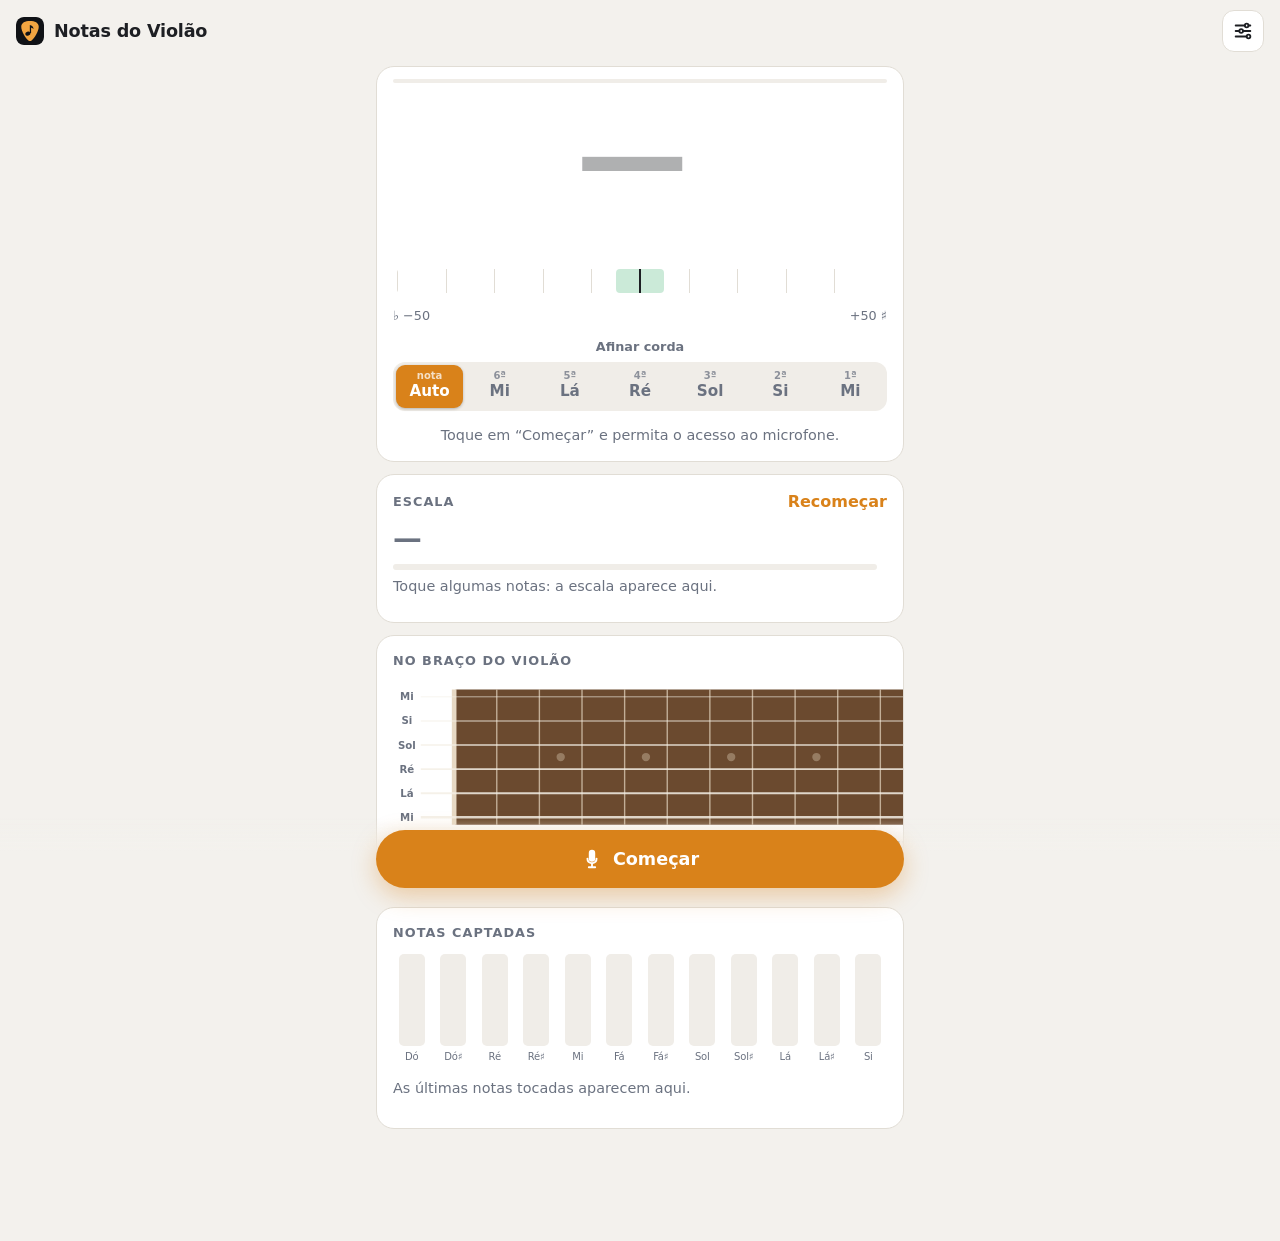
<file: index.html>
<!doctype html>
<html lang="pt-BR">
<head>
  <meta charset="utf-8">
  <meta name="viewport" content="width=device-width, initial-scale=1, viewport-fit=cover">
  <title>Notas do Violão</title>
  <meta name="description" content="Identifica em tempo real a nota e a escala tocadas no violão, pelo microfone do celular.">
  <meta name="theme-color" content="#101216">
  <link rel="manifest" href="manifest.webmanifest">
  <link rel="icon" href="icons/favicon.svg" type="image/svg+xml">
  <link rel="apple-touch-icon" href="icons/apple-touch-icon.png">
  <meta name="mobile-web-app-capable" content="yes">
  <meta name="apple-mobile-web-app-capable" content="yes">
  <meta name="apple-mobile-web-app-status-bar-style" content="black-translucent">
  <meta name="apple-mobile-web-app-title" content="Notas">
  <link rel="stylesheet" href="css/style.css">
  <script type="module" src="js/app.js"></script>
</head>
<body>
  <header class="topbar">
    <div class="brand">
      <img src="icons/favicon.svg" alt="" width="28" height="28">
      <h1>Notas do Violão</h1>
    </div>
    <button id="btn-settings" class="icon-btn" type="button" aria-label="Configurações">
      <svg viewBox="0 0 24 24" width="22" height="22" fill="none" stroke="currentColor" stroke-width="2" stroke-linecap="round" aria-hidden="true"><path d="M4 6h10M18 6h2M4 12h4M12 12h8M4 18h12"/><circle cx="16" cy="6" r="2"/><circle cx="10" cy="12" r="2"/><circle cx="18" cy="18" r="2"/></svg>
    </button>
  </header>

  <main>
    <section id="note-card" class="card note-card" data-state="idle" aria-live="polite">
      <div class="level" title="Nível do microfone"><div id="level-fill" class="level-fill"></div></div>
      <div class="note-main">
        <span id="note-name" class="note-name">—</span><span id="note-octave" class="note-octave"></span>
      </div>
      <div class="note-sub"><span id="note-alt"></span><span class="dot">·</span><span id="note-freq"></span></div>

      <div class="tuner" aria-hidden="true">
        <div class="tuner-zone"></div>
        <div class="tuner-ticks"></div>
        <div id="tuner-needle" class="tuner-needle"></div>
      </div>
      <div class="tuner-labels"><span>♭ −50</span><span id="note-cents" class="cents"></span><span>+50 ♯</span></div>

      <fieldset class="strings">
        <legend>Afinar corda</legend>
        <div id="strings" class="segmented"></div>
        <button id="btn-tone" class="tone-btn" type="button" hidden>
          <svg viewBox="0 0 24 24" width="18" height="18" fill="none" stroke="currentColor" stroke-width="2" stroke-linecap="round" stroke-linejoin="round" aria-hidden="true"><path d="M4 9v6h4l5 4V5L8 9H4Z"/><path d="M16.5 8.5a5 5 0 0 1 0 7M19 6a8.5 8.5 0 0 1 0 12"/></svg>
          <span></span>
        </button>
        <p id="tone-hint" class="help tone-hint" hidden>Compare de ouvido: toque a corda logo depois do som de referência. A agulha pausa por um instante enquanto ele soa.</p>
      </fieldset>

      <p id="status" class="status">Toque em “Começar” e permita o acesso ao microfone.</p>
    </section>

    <section id="scale-card" class="card scale-card" data-state="empty">
      <div class="card-head">
        <h2>Escala</h2>
        <button id="btn-reset" class="text-btn" type="button">Recomeçar</button>
      </div>
      <div id="scale-name" class="scale-name">—</div>
      <div class="confidence">
        <div class="confidence-track"><div id="scale-conf-fill" class="confidence-fill"></div></div>
        <span id="scale-conf"></span>
      </div>
      <p id="scale-meta" class="scale-meta"></p>
      <div id="scale-notes" class="chips"></div>
      <div id="scale-alts" class="alts"></div>
    </section>

    <section class="card">
      <h2>No braço do violão</h2>
      <div class="fretboard-wrap">
        <svg id="fretboard" class="fretboard" role="img" aria-label="Notas da escala no braço do violão"></svg>
      </div>
      <div class="legend">
        <span><i class="sw sw-root"></i>Tônica</span>
        <span><i class="sw sw-scale"></i>Escala</span>
        <span><i class="sw sw-current"></i>Soando agora</span>
      </div>
    </section>

    <section class="card">
      <h2>Notas captadas</h2>
      <div id="histogram" class="histogram"></div>
      <div id="history" class="history chips"></div>
    </section>
  </main>

  <div class="bottombar">
    <button id="btn-start" class="primary" type="button" aria-pressed="false">
      <svg class="ic-mic" viewBox="0 0 24 24" width="22" height="22" aria-hidden="true"><path fill="currentColor" d="M12 15a3.5 3.5 0 0 0 3.5-3.5v-6a3.5 3.5 0 0 0-7 0v6A3.5 3.5 0 0 0 12 15Zm6-3.5a1 1 0 1 0-2 0 4 4 0 0 1-8 0 1 1 0 1 0-2 0 6 6 0 0 0 5 5.9V20H8.5a1 1 0 1 0 0 2h7a1 1 0 1 0 0-2H13v-2.6a6 6 0 0 0 5-5.9Z"/></svg>
      <svg class="ic-stop" viewBox="0 0 24 24" width="22" height="22" aria-hidden="true"><rect x="6" y="6" width="12" height="12" rx="2" fill="currentColor"/></svg>
      <span>Começar</span>
    </button>
  </div>

  <div id="settings" class="sheet" hidden>
    <div class="sheet-panel" role="dialog" aria-modal="true" aria-labelledby="settings-title">
      <div class="card-head">
        <h2 id="settings-title">Configurações</h2>
        <button id="btn-close-settings" class="text-btn" type="button">Fechar</button>
      </div>

      <fieldset>
        <legend>Nomes das notas</legend>
        <div class="segmented">
          <label><input type="radio" name="notation" value="solfege"><span>Dó Ré Mi</span></label>
          <label><input type="radio" name="notation" value="letters"><span>C D E</span></label>
        </div>
      </fieldset>

      <fieldset>
        <legend>Sensibilidade do microfone</legend>
        <div class="segmented">
          <label><input type="radio" name="sensitivity" value="alta"><span>Alta</span></label>
          <label><input type="radio" name="sensitivity" value="media"><span>Média</span></label>
          <label><input type="radio" name="sensitivity" value="baixa"><span>Baixa</span></label>
        </div>
        <p class="help">Use “Baixa” em lugares barulhentos e “Alta” se o violão estiver longe do celular.</p>
      </fieldset>

      <fieldset>
        <legend>Memória da escala</legend>
        <div class="segmented">
          <label><input type="radio" name="memory" value="curta"><span>8 s</span></label>
          <label><input type="radio" name="memory" value="media"><span>20 s</span></label>
          <label><input type="radio" name="memory" value="longa"><span>1 min</span></label>
          <label><input type="radio" name="memory" value="infinita"><span>Sempre</span></label>
        </div>
        <p class="help">Por quanto tempo as notas tocadas contam para descobrir a escala.</p>
      </fieldset>

      <fieldset>
        <legend>Lá de referência <output id="a4-value"></output></legend>
        <div class="range-row">
          <input id="a4" type="range" min="415" max="466" step="1">
          <button id="a4-reset" class="text-btn" type="button">440</button>
        </div>
      </fieldset>
    </div>
  </div>
</body>
</html>
</file>
<file: css/style.css>
:root {
  --bg: #101216;
  --surface: #191c22;
  --surface-2: #22262e;
  --border: #2c313a;
  --text: #eef0f3;
  --muted: #8d95a3;
  --accent: #f2a541;
  --accent-ink: #1b1305;
  --good: #3ddc84;
  --near: #e8d44d;
  --off: #ff6b5b;
  --wood: #3a2a1d;
  --wood-line: #b8a58c;
  --string: #d9dde3;
  --scale-dot: #4a5260;
  --radius: 18px;
  color-scheme: dark;
}

@media (prefers-color-scheme: light) {
  :root {
    --bg: #f3f1ed;
    --surface: #ffffff;
    --surface-2: #f0ede8;
    --border: #e1ddd5;
    --text: #1d1f23;
    --muted: #6b7280;
    --accent: #d9821a;
    --accent-ink: #ffffff;
    --good: #12a150;
    --near: #b59a00;
    --off: #d93c2c;
    --wood: #6b4a2f;
    --wood-line: #e7d9c4;
    --string: #f4efe6;
    --scale-dot: #8a94a3;
    color-scheme: light;
  }
}

* { box-sizing: border-box; }

html { -webkit-text-size-adjust: 100%; }

body {
  margin: 0;
  background: var(--bg);
  color: var(--text);
  font: 16px/1.4 system-ui, -apple-system, "Segoe UI", Roboto, "Helvetica Neue", Arial, sans-serif;
  -webkit-tap-highlight-color: transparent;
  padding-bottom: calc(96px + env(safe-area-inset-bottom));
}

h1, h2 { margin: 0; font-weight: 650; }
h1 { font-size: 1.1rem; letter-spacing: -0.01em; }
h2 { font-size: 0.8rem; text-transform: uppercase; letter-spacing: 0.08em; color: var(--muted); }

button { font: inherit; color: inherit; cursor: pointer; }

.topbar {
  position: sticky;
  top: 0;
  z-index: 5;
  display: flex;
  align-items: center;
  justify-content: space-between;
  padding: calc(10px + env(safe-area-inset-top)) 16px 10px;
  background: color-mix(in srgb, var(--bg) 88%, transparent);
  -webkit-backdrop-filter: blur(12px);
  backdrop-filter: blur(12px);
}
.brand { display: flex; align-items: center; gap: 10px; }
.brand img { border-radius: 8px; }

.icon-btn {
  display: grid;
  place-items: center;
  width: 42px;
  height: 42px;
  border: 1px solid var(--border);
  border-radius: 12px;
  background: var(--surface);
}

main {
  display: grid;
  gap: 12px;
  max-width: 560px;
  margin: 0 auto;
  padding: 4px 16px 16px;
}

.card {
  background: var(--surface);
  border: 1px solid var(--border);
  border-radius: var(--radius);
  padding: 16px;
  min-width: 0;
}
.card > h2 { margin-bottom: 12px; }
.card-head { display: flex; align-items: center; justify-content: space-between; margin-bottom: 8px; }

.text-btn {
  border: 0;
  background: none;
  color: var(--accent);
  font-weight: 600;
  padding: 6px 8px;
  margin: -6px -8px;
  border-radius: 8px;
}

.muted { color: var(--muted); font-size: 0.9rem; }

/* ---------------------------------------------------------- nota atual */

.note-card { text-align: center; padding-top: 12px; }

.level {
  height: 4px;
  border-radius: 2px;
  background: var(--surface-2);
  overflow: hidden;
  margin-bottom: 4px;
}
.level-fill {
  height: 100%;
  background: var(--muted);
  transform: scaleX(0);
  transform-origin: left;
  transition: transform 80ms linear;
}

.note-main {
  display: flex;
  justify-content: center;
  align-items: baseline;
  gap: 2px;
  min-height: 128px;
  padding-top: 8px;
}
.note-name {
  font-size: clamp(80px, 26vw, 112px);
  font-weight: 750;
  line-height: 1.1;
  letter-spacing: -0.03em;
  transition: color 150ms, opacity 200ms;
}
.note-octave { font-size: 28px; font-weight: 600; color: var(--muted); min-width: 0.6em; text-align: left; }

.note-sub {
  display: flex;
  justify-content: center;
  gap: 8px;
  color: var(--muted);
  font-variant-numeric: tabular-nums;
  min-height: 1.4em;
}
.note-sub:has(#note-alt:empty) .dot { visibility: hidden; }

.tuner {
  position: relative;
  height: 44px;
  margin: 18px 4px 4px;
}
.tuner-ticks {
  position: absolute;
  inset: 10px 0;
  background:
    linear-gradient(var(--text), var(--text)) center / 2px 100% no-repeat,
    repeating-linear-gradient(90deg, var(--border) 0 1px, transparent 1px 10%);
  border-radius: 4px;
}
.tuner-zone {
  position: absolute;
  inset: 10px 45%;
  background: color-mix(in srgb, var(--good) 22%, transparent);
  border-radius: 4px;
}
.tuner-needle {
  position: absolute;
  top: 0;
  bottom: 0;
  left: 50%;
  width: 4px;
  margin-left: -2px;
  border-radius: 2px;
  background: var(--muted);
  transition: left 90ms linear, background 150ms;
}
.tuner-labels {
  display: flex;
  justify-content: space-between;
  font-size: 0.8rem;
  color: var(--muted);
  font-variant-numeric: tabular-nums;
}
.cents { font-weight: 650; font-size: 0.95rem; }

.note-card[data-state="in-tune"] .note-name,
.note-card[data-state="in-tune"] .cents { color: var(--good); }
.note-card[data-state="in-tune"] .tuner-needle { background: var(--good); }
.note-card[data-state="near"] .tuner-needle { background: var(--near); }
.note-card[data-state="near"] .cents { color: var(--near); }
.note-card[data-state="off"] .tuner-needle { background: var(--off); }
.note-card[data-state="off"] .cents { color: var(--off); }
.note-card[data-state="idle"] .note-name,
.note-card[data-state="idle"] .note-octave,
.note-card[data-state="idle"] .note-sub,
.note-card[data-state="idle"] .cents { opacity: 0.35; }
.note-card[data-state="idle"] .tuner-needle { opacity: 0; }
.note-card.outside:not([data-state="idle"]) .note-octave::after {
  content: "fora da escala";
  display: block;
  font-size: 11px;
  font-weight: 600;
  color: var(--off);
  white-space: nowrap;
}

.strings { margin-top: 14px; }
.strings legend { font-size: 0.8rem; color: var(--muted); margin: 0 auto 6px; }
.strings .segmented span { padding: 5px 0 7px; font-size: 0.95rem; line-height: 1.2; }
.strings small { display: block; font-size: 10px; font-weight: 600; opacity: 0.75; }
.strings .segmented input:checked + span { background: var(--accent); color: var(--accent-ink); }

.tone-btn {
  display: inline-flex;
  align-items: center;
  gap: 8px;
  margin-top: 10px;
  padding: 8px 16px;
  border: 1px solid var(--accent);
  border-radius: 999px;
  background: none;
  color: var(--accent);
  font-weight: 600;
  font-size: 0.9rem;
}
.tone-btn[hidden] { display: none; }
.tone-btn.is-playing { background: var(--accent); color: var(--accent-ink); }
.tone-hint { margin: 8px auto 0; max-width: 34ch; }

.status { margin: 14px 0 0; font-size: 0.9rem; color: var(--muted); }
.status.error { color: var(--off); }

/* -------------------------------------------------------------- escala */

.scale-name { font-size: 1.8rem; font-weight: 750; letter-spacing: -0.02em; line-height: 1.2; }
.scale-card[data-state="ok"] .scale-name { color: var(--accent); }
.scale-card:not([data-state="ok"]) .scale-name { color: var(--muted); }

.confidence { display: flex; align-items: center; gap: 10px; margin: 8px 0 2px; font-size: 0.8rem; color: var(--muted); }
.confidence-track { flex: 1; height: 6px; border-radius: 3px; background: var(--surface-2); overflow: hidden; }
.confidence-fill { height: 100%; background: var(--accent); transform: scaleX(0); transform-origin: left; transition: transform 250ms; }

.scale-meta { margin: 6px 0 10px; color: var(--muted); font-size: 0.9rem; min-height: 1.3em; }

.chips { display: flex; flex-wrap: wrap; gap: 6px; }
.chip {
  padding: 5px 11px;
  border-radius: 999px;
  background: var(--surface-2);
  border: 1px solid var(--border);
  font-weight: 600;
  font-size: 0.95rem;
}
.chip sub { font-size: 0.65em; color: var(--muted); margin-left: 1px; }
#scale-notes .chip { color: var(--muted); }
#scale-notes .chip.is-played { color: var(--text); }
#scale-notes .chip.is-root { background: var(--accent); border-color: var(--accent); color: var(--accent-ink); }

.alts { margin-top: 12px; font-size: 0.85rem; color: var(--muted); display: flex; flex-wrap: wrap; gap: 6px; align-items: center; }
.alts:empty { display: none; }
.alt { padding: 3px 9px; border-radius: 8px; border: 1px dashed var(--border); color: var(--text); }
.alt small { color: var(--muted); }

/* ----------------------------------------------------------- histograma */

.histogram {
  display: grid;
  grid-template-columns: repeat(12, 1fr);
  gap: 4px;
  height: 110px;
  margin-bottom: 14px;
}
.bar { display: flex; flex-direction: column; align-items: center; gap: 4px; min-width: 0; }
.bar-track { flex: 1; width: 100%; max-width: 26px; border-radius: 5px; background: var(--surface-2); overflow: hidden; display: flex; align-items: flex-end; }
.bar-fill { width: 100%; height: 100%; background: var(--scale-dot); transform-origin: bottom; transition: transform 250ms; }
.bar.in-scale .bar-fill { background: color-mix(in srgb, var(--accent) 55%, var(--scale-dot)); }
.bar.is-root .bar-fill { background: var(--accent); }
.bar span { font-size: 10px; color: var(--muted); white-space: nowrap; letter-spacing: -0.02em; }
.bar.in-scale span { color: var(--text); font-weight: 600; }

.history { min-height: 34px; }

/* ----------------------------------------------------------- braço */

.fretboard-wrap { overflow-x: auto; margin: 0 -16px; padding: 0 16px; -webkit-overflow-scrolling: touch; scrollbar-width: thin; }
.fretboard { display: block; width: 100%; min-width: 580px; height: auto; }
.fretboard text { font: 600 9.5px system-ui, sans-serif; text-anchor: middle; dominant-baseline: central; }
.fb-wood { fill: var(--wood); }
.fb-fret { stroke: var(--wood-line); stroke-width: 1.5; opacity: 0.7; }
.fb-nut { stroke: var(--wood-line); stroke-width: 5; }
.fb-string { stroke: var(--string); opacity: 0.85; }
.fb-inlay { fill: var(--wood-line); opacity: 0.35; }
.fb-num, .fb-label { fill: var(--muted); }
.fb-label { font-size: 11px !important; }
.fb-dot circle { fill: var(--scale-dot); stroke: var(--surface); stroke-width: 1.5; }
.fb-dot text { fill: #fff; }
.fb-dot.is-root circle { fill: var(--accent); }
.fb-dot.is-root text { fill: var(--accent-ink); }
.fb-dot.is-played circle { fill: var(--scale-dot); }
.fb-dot.is-outside circle { fill: var(--surface-2); stroke: var(--off); }
.fb-dot.is-outside text { fill: var(--text); }
.fb-dot.is-current circle { stroke: var(--good); stroke-width: 3.5; }

.legend { display: flex; gap: 14px; flex-wrap: wrap; margin-top: 10px; font-size: 0.8rem; color: var(--muted); }
.legend span { display: inline-flex; align-items: center; gap: 6px; }
.sw { width: 12px; height: 12px; border-radius: 50%; display: inline-block; }
.sw-root { background: var(--accent); }
.sw-scale { background: var(--scale-dot); }
.sw-current { border: 3px solid var(--good); }

/* -------------------------------------------------------- barra inferior */

.bottombar {
  position: fixed;
  left: 0;
  right: 0;
  bottom: 0;
  z-index: 5;
  display: flex;
  justify-content: center;
  padding: 12px 16px calc(12px + env(safe-area-inset-bottom));
  background: linear-gradient(transparent, var(--bg) 40%);
  pointer-events: none;
}
.primary {
  pointer-events: auto;
  display: inline-flex;
  align-items: center;
  justify-content: center;
  gap: 10px;
  width: 100%;
  max-width: 528px;
  height: 58px;
  border: 0;
  border-radius: 999px;
  background: var(--accent);
  color: var(--accent-ink);
  font-size: 1.1rem;
  font-weight: 700;
  box-shadow: 0 8px 24px color-mix(in srgb, var(--accent) 35%, transparent);
  transition: transform 100ms, background 150ms;
}
.primary:active { transform: scale(0.98); }
.primary:disabled { opacity: 0.6; }
.primary .ic-stop { display: none; }
.primary.is-running { background: var(--surface-2); color: var(--text); box-shadow: none; border: 1px solid var(--border); }
.primary.is-running .ic-mic { display: none; }
.primary.is-running .ic-stop { display: block; color: var(--off); }

/* -------------------------------------------------------- configurações */

.sheet {
  position: fixed;
  inset: 0;
  z-index: 10;
  display: flex;
  align-items: flex-end;
  justify-content: center;
  background: rgb(0 0 0 / 0);
  transition: background 200ms;
}
.sheet[hidden] { display: none; }
.sheet.open { background: rgb(0 0 0 / 0.5); }
.sheet-panel {
  width: 100%;
  max-width: 560px;
  max-height: 90vh;
  overflow-y: auto;
  background: var(--surface);
  border-radius: 22px 22px 0 0;
  padding: 18px 16px calc(20px + env(safe-area-inset-bottom));
  transform: translateY(100%);
  transition: transform 200ms ease-out;
}
.sheet.open .sheet-panel { transform: none; }

fieldset { border: 0; margin: 18px 0 0; padding: 0; }
legend { font-weight: 600; margin-bottom: 8px; display: flex; gap: 8px; }
legend output { color: var(--accent); font-variant-numeric: tabular-nums; }
.help { margin: 6px 0 0; font-size: 0.8rem; color: var(--muted); }

.segmented { display: flex; background: var(--surface-2); border-radius: 12px; padding: 3px; gap: 3px; }
.segmented label { flex: 1; }
.segmented input { position: absolute; opacity: 0; pointer-events: none; }
.segmented span {
  display: block;
  text-align: center;
  padding: 9px 4px;
  border-radius: 9px;
  font-weight: 600;
  font-size: 0.9rem;
  color: var(--muted);
  cursor: pointer;
}
.segmented input:checked + span { background: var(--surface); color: var(--text); box-shadow: 0 1px 3px rgb(0 0 0 / 0.25); }
.segmented input:focus-visible + span { outline: 2px solid var(--accent); }

.range-row { display: flex; align-items: center; gap: 16px; }
.range-row input { flex: 1; accent-color: var(--accent); }

@media (prefers-reduced-motion: reduce) {
  * { transition: none !important; }
}
</file>
